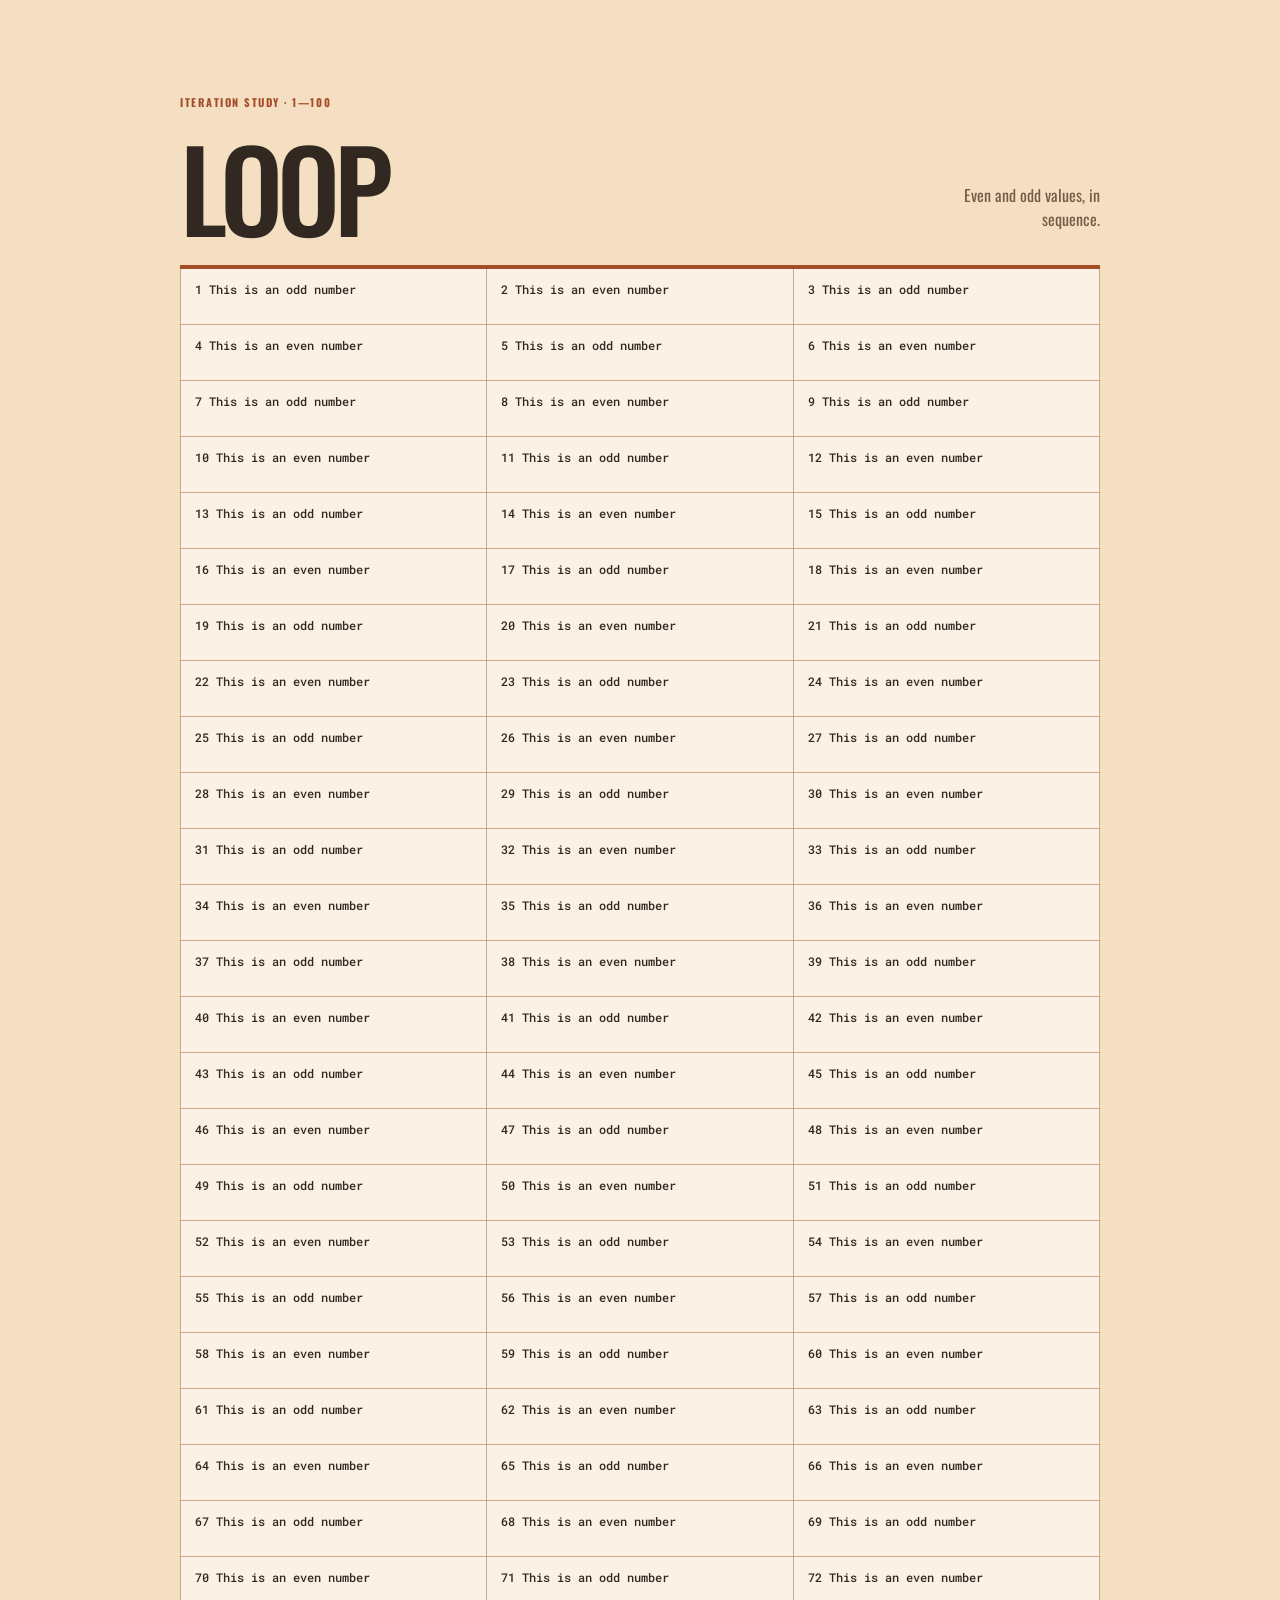
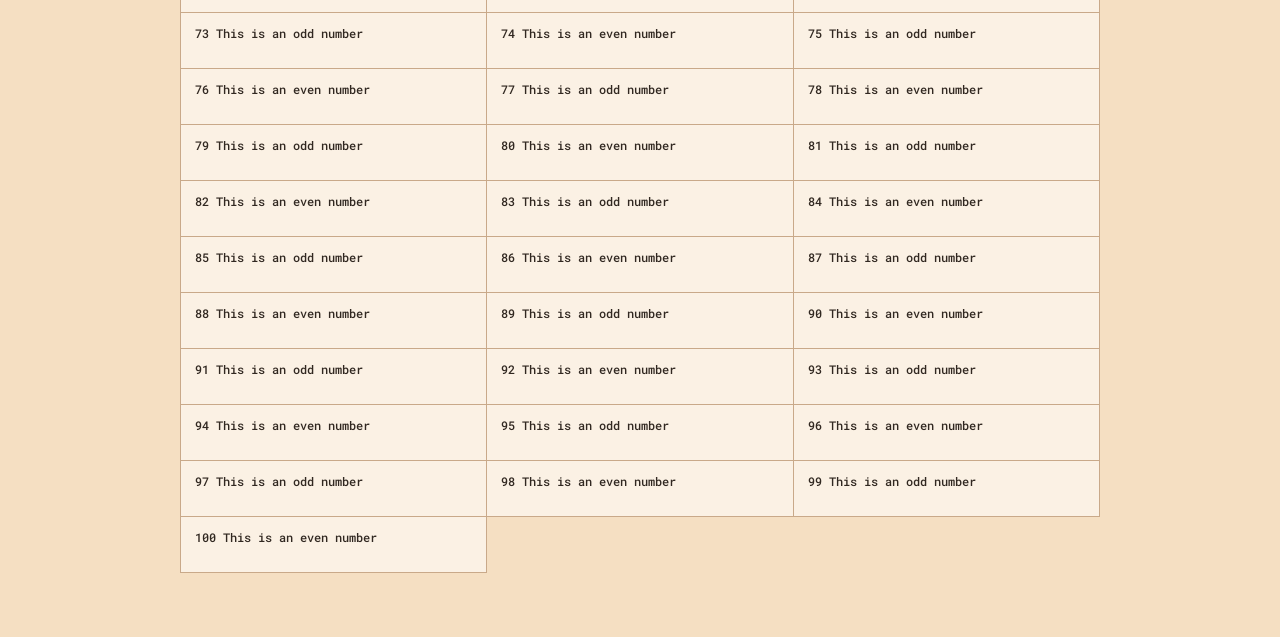
<file: index.html>
<!DOCTYPE html>
<html lang="en">
<head>
    <meta charset="UTF-8">
    <meta name="viewport" content="width=device-width, initial-scale=1.0">
    <meta name="theme-color" content="#F5DFC2">
    <title>Loop</title>
    <link rel="stylesheet" href="styles.css">
</head>
<body>
    <!-- <input type="text" id="input" placeholder="Please enter your name"> -->
    <main class="loop-sheet">
        <header>
            <p class="eyebrow">Iteration study · 1—100</p>
            <h1>Loop</h1>
            <p class="note">Even and odd values, in sequence.</p>
        </header>
        <div id="display"></div>
    </main>
    
    <script src="script.js"></script>
</body>
</html>
</file>
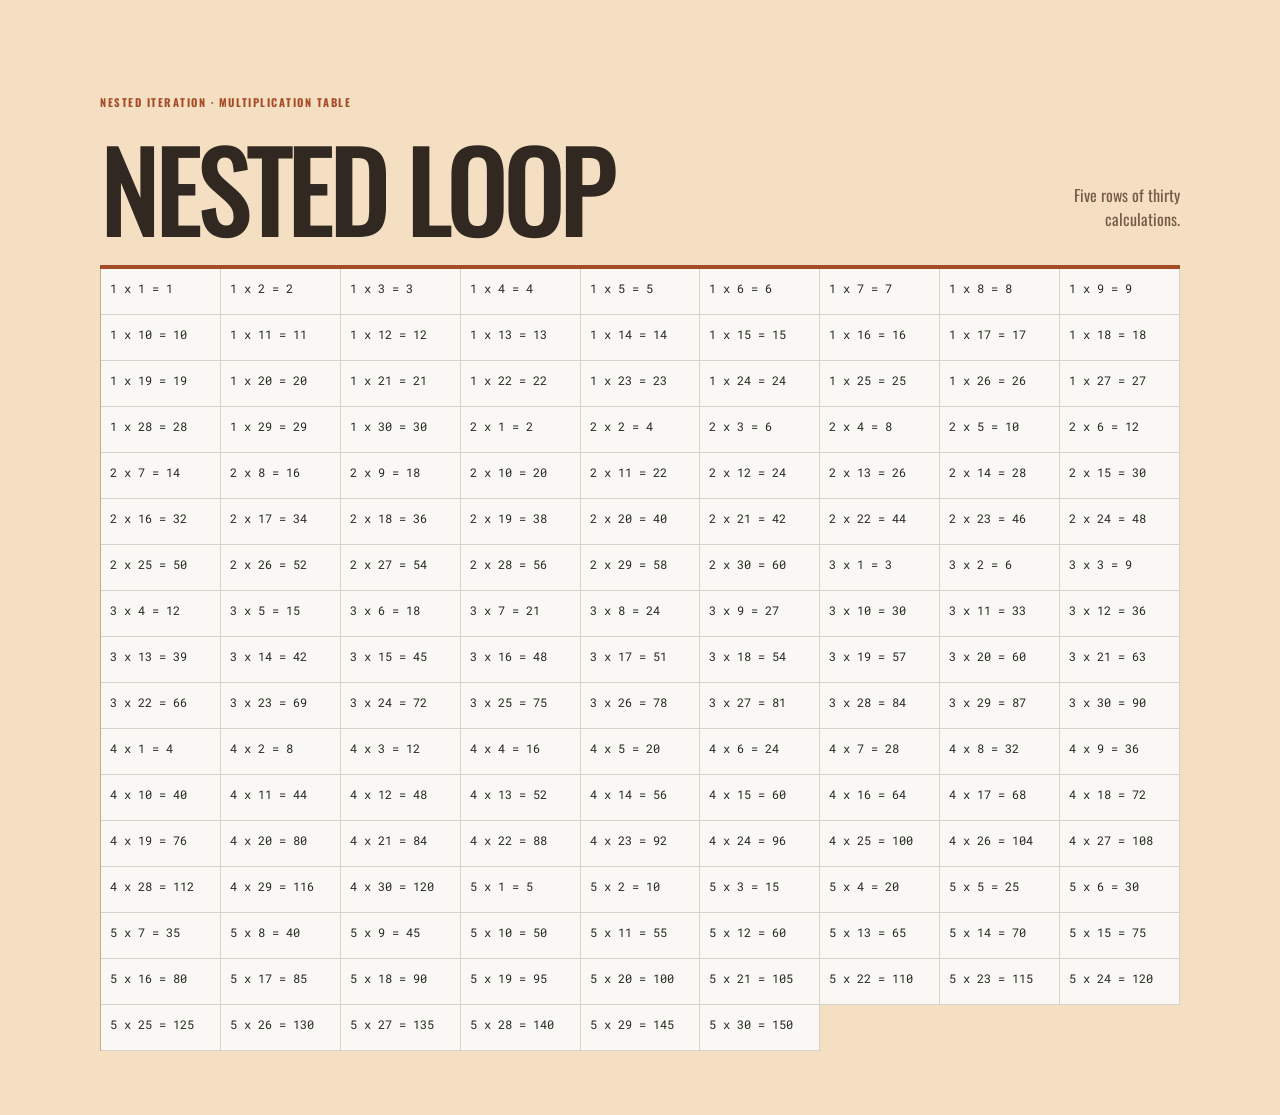
<file: nestedloop.html>
<!DOCTYPE html>
<html lang="en">
<head>
    <meta charset="UTF-8">
    <meta name="viewport" content="width=device-width, initial-scale=1.0">
    <meta name="theme-color" content="#F5DFC2">
    <title>Nested Loop</title>
    <link rel="stylesheet" href="styles.css">
</head>
<body>
    <!-- <button onclick="close()">close</button> -->
    <main class="table-sheet">
        <header>
            <p class="eyebrow">Nested iteration · multiplication table</p>
            <h1>Nested Loop</h1>
            <p class="note">Five rows of thirty calculations.</p>
        </header>
        <section class="table-output">
            <script src="nestedlooop.js"></script>
        </section>
    </main>
</body>
</html>
</file>
<file: styles.css>
@import url("https://fonts.googleapis.com/css2?family=Oswald:wght@400;500;600;700&family=Roboto+Mono:wght@400;500&display=swap");

* { box-sizing: border-box; }

body {
    margin: 0;
    color: #312821;
    background: #f5dfc2;
    font-family: "Oswald", sans-serif;
}

.loop-sheet {
    width: min(100% - 36px, 920px);
    margin: 0 auto;
    padding: 42px 0 64px;
}

header {
    padding: clamp(24px, 6vw, 52px) 0 28px;
    border-bottom: 1px solid #242720;
}

.eyebrow {
    margin: 0 0 14px;
    color: #a64b27;
    font-size: .68rem;
    font-weight: 700;
    letter-spacing: .14em;
    text-transform: uppercase;
}

h1 {
    margin: 0;
    font: 600 clamp(3.2rem, 10vw, 6.4rem)/.9 "Oswald", sans-serif;
    letter-spacing: -.035em;
}

.note { margin: 14px 0 0; color: #775a46; }

#display {
    display: grid;
    grid-template-columns: repeat(auto-fit, minmax(min(100%, 210px), 1fr));
    border-left: 1px solid #c9a989;
}

#display p {
    min-height: 48px;
    margin: 0 !important;
    padding: 12px 14px !important;
    border-right: 1px solid #c9a989;
    border-bottom: 1px solid #c9a989;
    background: #fbf1e4;
    color: #312821 !important;
    font: .78rem "Roboto Mono", monospace;
    font-variant-numeric: tabular-nums;
}

.table-sheet {
    width: min(100% - 36px, 1080px);
    margin: 0 auto;
    padding: 42px 0 64px;
}

.table-sheet header {
    padding: clamp(24px, 6vw, 52px) 0 28px;
    border-bottom: 1px solid #252820;
}

.table-sheet .eyebrow { color: #49624e; }

.table-sheet h1 {
    margin: 0;
    font: 400 clamp(3.2rem, 10vw, 6.4rem)/.9 "Instrument Serif", serif;
}

.table-sheet .note { margin: 14px 0 0; color: #71736c; }

.table-output {
    display: grid;
    grid-template-columns: repeat(auto-fit, minmax(112px, 1fr));
    border-left: 1px solid #d5d3c8;
}

.table-output p {
    min-height: 46px;
    margin: 0 !important;
    padding: 12px 9px !important;
    border-right: 1px solid #d5d3c8;
    border-bottom: 1px solid #d5d3c8;
    background: #f9f8f4;
    color: #252820 !important;
    font: .72rem "Roboto Mono", monospace;
    font-variant-numeric: tabular-nums;
}

body { background: #f5dfc2; }

.loop-sheet,
.table-sheet { max-width: 1160px; }

.loop-sheet header,
.table-sheet header {
    display: grid;
    grid-template-columns: 1fr auto;
    align-items: end;
    gap: 12px 30px;
    border-bottom: 4px solid #a64b27;
}

.loop-sheet .eyebrow,
.table-sheet .eyebrow { grid-column: 1 / -1; color: #a64b27; }

.loop-sheet h1,
.table-sheet h1 {
    font-family: "Oswald", sans-serif;
    font-size: clamp(3.4rem, 10vw, 7rem);
    font-weight: 500;
    letter-spacing: -.055em;
    text-transform: uppercase;
}

.loop-sheet .note,
.table-sheet .note {
    max-width: 18ch;
    margin-bottom: 6px;
    color: #775a46;
    text-align: right;
}

#display {
    grid-template-columns: repeat(auto-fit, minmax(min(100%, 260px), 1fr));
    border-left-color: #c9a989;
}

#display p {
    min-height: 56px;
    border-color: #c9a989;
    background: #fbf1e4;
    color: #312821 !important;
    font: 500 .78rem "Roboto Mono", monospace;
}

.table-output { border-left-color: #c9a989; }

@media (max-width: 560px) {
    .loop-sheet header,
    .table-sheet header { grid-template-columns: 1fr; }
    .loop-sheet .note,
    .table-sheet .note { max-width: none; text-align: left; }
}

@media (max-width: 420px) {
    .table-output { grid-template-columns: repeat(2, minmax(0, 1fr)); }
}
</file>
